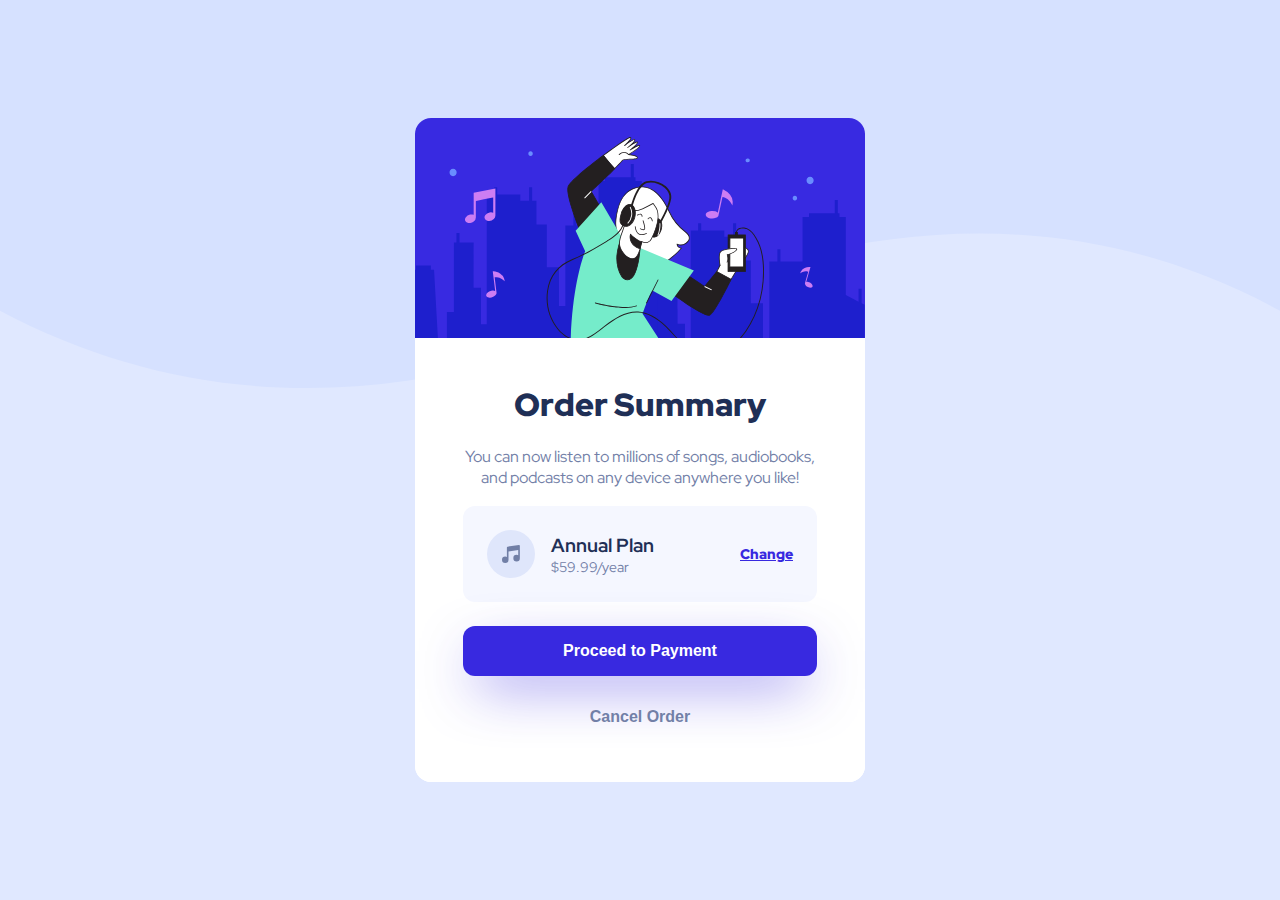
<file: index.html>
<!DOCTYPE html>
<html lang="en">
  <head>
    <meta charset="UTF-8" />
    <meta name="viewport" content="width=device-width, initial-scale=1.0" />
    <!-- displays site properly based on user's device -->
    <link
      href="https://fonts.googleapis.com/css2?family=Red+Hat+Display:ital,wght@0,300..900;1,300..900&display=swap"
      rel="stylesheet"
    />

    <link
      rel="icon"
      type="image/png"
      sizes="32x32"
      href="./images/favicon-32x32.png"
    />
    <link rel="stylesheet" href="style.css" />

    <title>Frontend Mentor | Order summary card</title>

    <!-- Feel free to remove these styles or customise in your own stylesheet 👍 -->
    <style>
      .attribution {
        font-size: 11px;
        text-align: center;
      }
      .attribution a {
        color: hsl(228, 45%, 44%);
      }
    </style>
  </head>
  <body>
    <main>
      <section class="image">
        <img src="./images/illustration-hero.svg" alt="hero" />
      </section>
      <section class="content">
        <div class="hero-text">
          <h1>Order Summary</h1>
          <p>
            You can now listen to millions of songs, audiobooks, and podcasts on
            any device anywhere you like!
          </p>
        </div>
        <div class="plan">
          <section class="price">
            <img src="./images/icon-music.svg" alt="music" />
            <div class="annual">
              <h3>Annual Plan</h3>
              <p>$59.99/year</p>
            </div>
          </section>
          <a href="/payment.html">Change</a>
        </div>
        <div class="btn">
          <button>Proceed to Payment</button>
          <button>Cancel Order</button>
        </div>
      </section>
    </main>
  </body>
</html>
</file>
<file: style.css>
* {
  margin: 0;
  padding: 0;
  box-sizing: border-box;
}

:root {
  --pale-blue: hsl(225, 100%, 94%);
  --bright-blue: hsl(245, 75%, 52%);
  --very-pale-blue: hsl(225, 100%, 98%);
  --desaturated-blue: hsl(224, 23%, 55%);
  --dark-blue: hsl(223, 47%, 23%);
  --white: #ffffff;
  --red-hat: "Red Hat Display", sans-serif;
}

body {
  width: 100%;
  min-height: 100vh;
  background-image: url(./images/pattern-background-desktop.svg);
  background-repeat: no-repeat;
  background-color: var(--pale-blue);
  background-size: contain;
  display: flex;
  justify-content: center;
  font-family: var(--red-hat);
  align-items: center;
  padding: 50px 0;
}

main {
  width: 450px;
  max-width: 90%;
  background-color: var(--white);
  border-radius: 16px;
}

.image img {
  width: 100%;
  border-radius: 16px 16px 0 0;
}
.content {
  background-color: var(--white);
  padding: 40px 48px;
  border-radius: 0px 0px 16px 16px;
}
.hero-text {
  text-align: center;
}
.hero-text h1 {
  font-weight: 900;
  color: var(--dark-blue);
}
.hero-text p {
  color: var(--desaturated-blue);
  margin: 20px 0 18px;
}
.plan {
  display: flex;
  justify-content: space-between;
  align-items: center;
  background-color: var(--very-pale-blue);
  border-radius: 12px;
  padding: 24px;
}
.plan a {
  color: var(--bright-blue);
  font-size: 14px;
  font-weight: 900;
}
.price {
  display: flex;
  align-items: center;
  gap: 16px;
}

.annual h3 {
  color: var(--dark-blue);
}
.annual p {
  font-size: 14px;
  color: var(--desaturated-blue);
}

.btn {
  margin-top: 24px;
}
.btn button {
  width: 100%;
  padding: 16px 8px;
  font-weight: 700;
  font-size: 16px;
  border: none;
}

.btn button:first-child {
  background-color: var(--bright-blue);
  color: var(--white);
  border-radius: 12px;
  margin-bottom: 16px;
  box-shadow: 1px 19px 56px -14px rgba(56, 41, 224, 0.75);
}

.btn button:nth-child(2) {
  background-color: transparent;
  color: var(--desaturated-blue);
}

@media screen and (max-width: 500px) {
  .content {
    padding: 40px 30px;
  }
  .plan {
    padding: 18px;
  }
  .annual h3 {
    font-size: 16px;
  }
}
</file>
